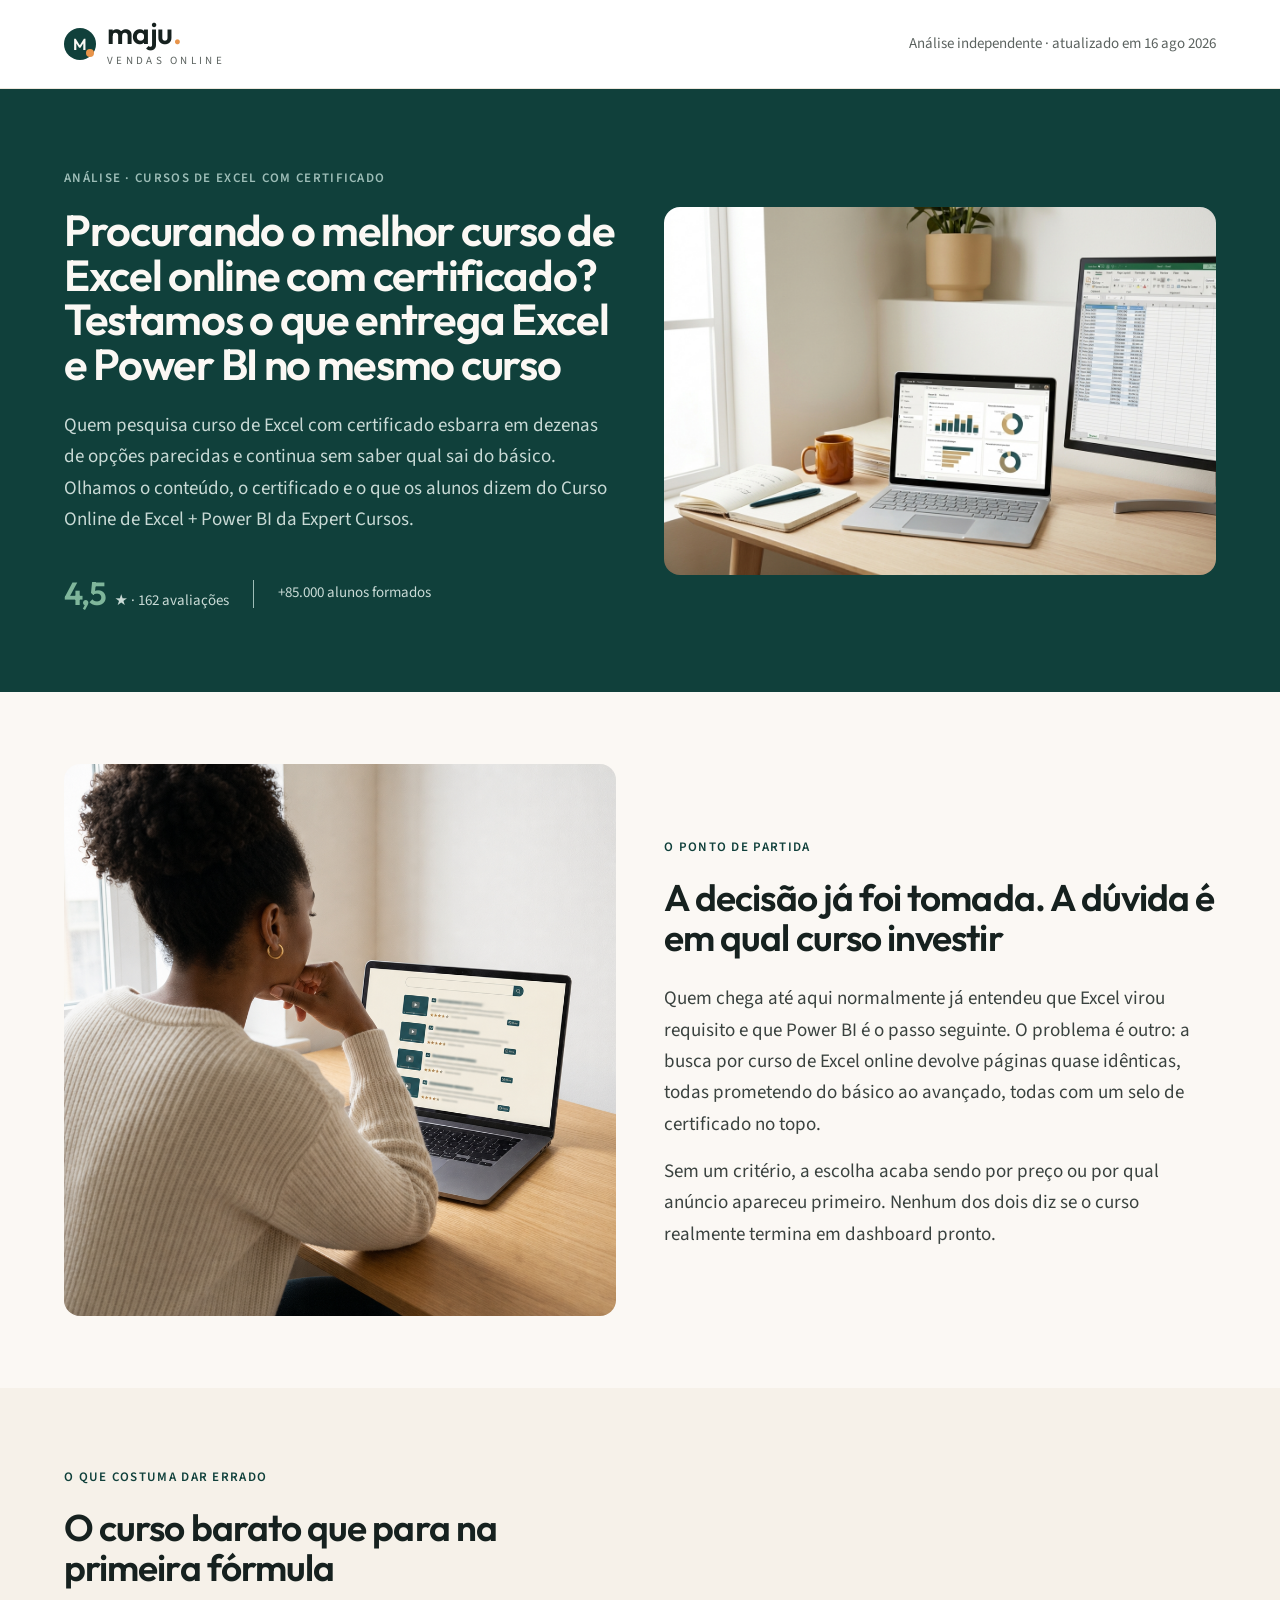
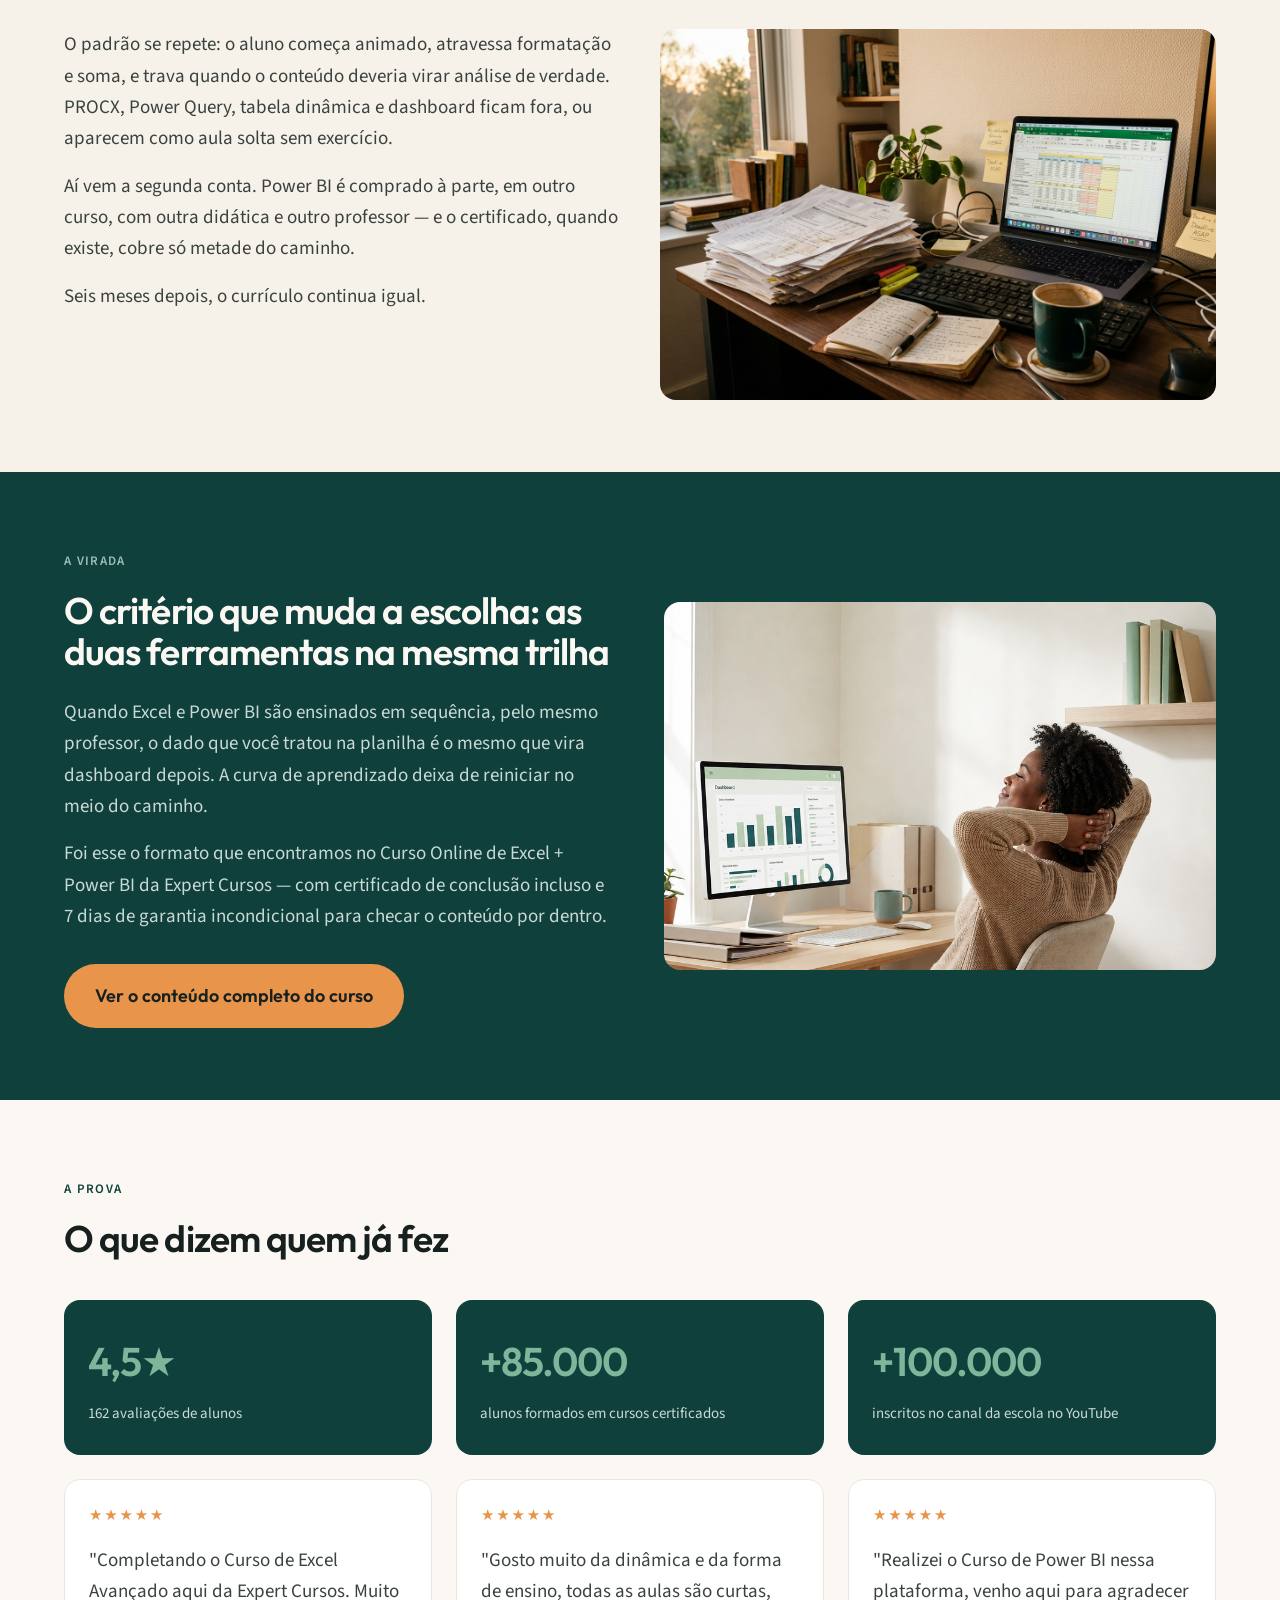
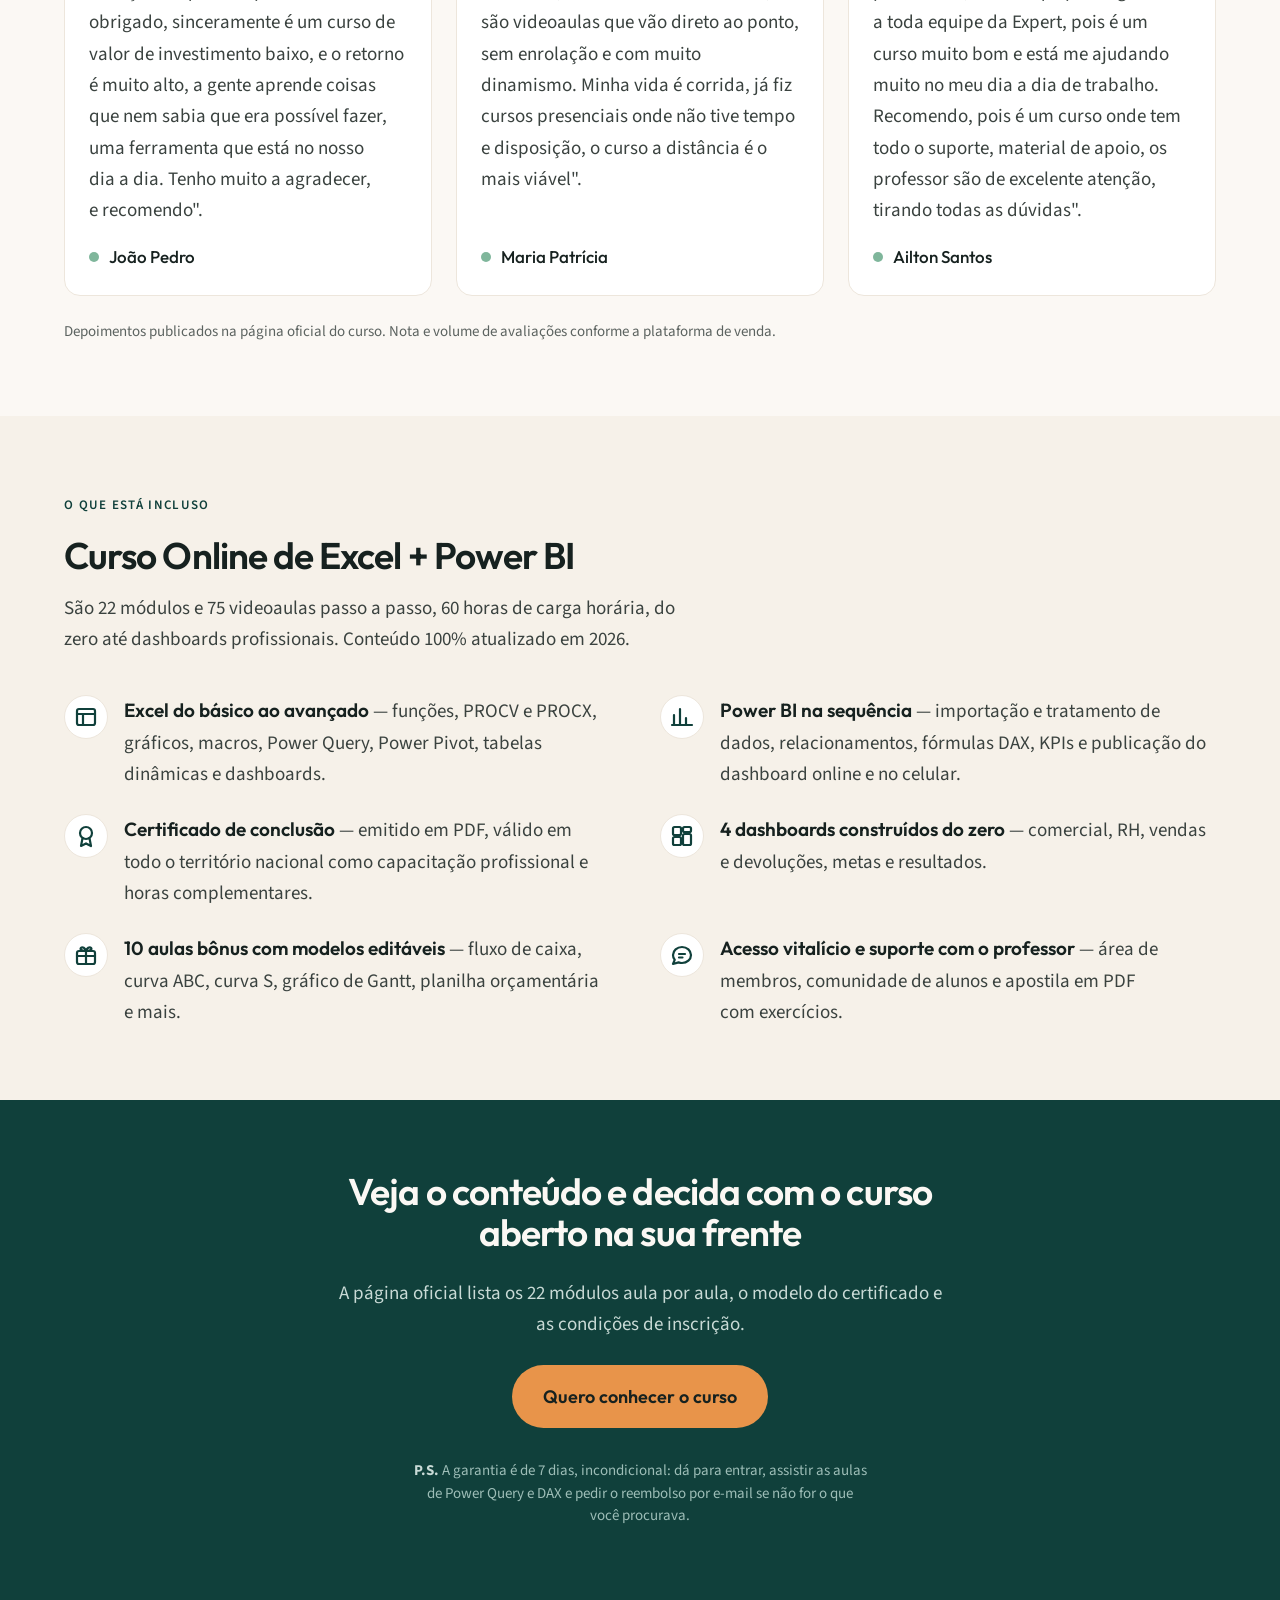
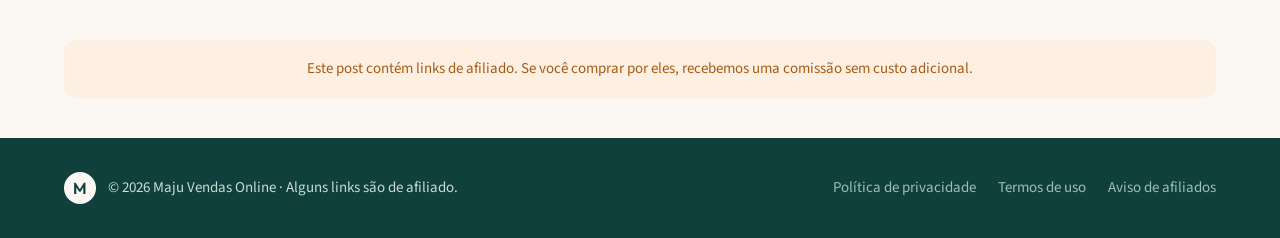
<file: index.html>
<!DOCTYPE html>
<html lang="pt-BR">
<head>
<meta charset="utf-8">
<!-- Google tag (gtag.js) -->
<script async src="https://www.googletagmanager.com/gtag/js?id=AW-18309272514"></script>
<script>
  window.dataLayer = window.dataLayer || [];
  function gtag(){dataLayer.push(arguments);}
  gtag('js', new Date());
  gtag('config', 'AW-18309272514');
</script>
<meta name="viewport" content="width=device-width, initial-scale=1">
<title>Curso de Excel + Power BI — Análise | Maju Vendas Online</title>
<meta name="description" content="Procurando o melhor curso de Excel online com certificado? Testamos o que entrega Excel e Power BI no mesmo curso — o Curso Online de Excel + Power BI da Expert Cursos.">
<link rel="stylesheet" href="css/site.css">
</head>
<body>

<div style="background: var(--bg); font-family: var(--font-body); color: var(--text-body);">

  <header style="background: var(--surface-card); border-bottom: 1px solid var(--border-color);">
    <div style="max-width: 1200px; margin: 0 auto; padding: 18px 24px; display: flex; align-items: center; justify-content: space-between; gap: 24px; flex-wrap: wrap;">
      <a href="index.html" class="logo">
        <span class="logo-mark logo-mark--brand"><span class="logo-glyph">M</span><span class="logo-dot"></span></span>
        <span class="logo-word">
          <span class="logo-wordmark">maju<span class="dot">.</span></span>
          <span class="logo-tagline">vendas online</span>
        </span>
      </a>
      <span style="font-family: var(--font-body); font-size: var(--size-small); color: var(--text-muted);">Análise independente · atualizado em 16 ago 2026</span>
    </div>
  </header>

  <section id="inicio" style="background: var(--surface-inverse);">
    <div style="max-width: 1200px; margin: 0 auto; padding: 72px 24px; display: grid; grid-template-columns: repeat(auto-fit, minmax(400px, 1fr)); gap: 48px; align-items: center;">
      <div>
        <span style="display: inline-block; font-family: var(--font-body); font-size: var(--size-eyebrow); font-weight: 600; letter-spacing: var(--tracking-eyebrow); text-transform: uppercase; color: var(--text-on-brand-subtle);">Análise · Cursos de Excel com certificado</span>
        <h1 style="margin: 16px 0 0; font-family: var(--font-display); font-weight: 600; font-size: clamp(2rem, 3.4vw, var(--size-display)); line-height: var(--leading-display); letter-spacing: var(--tracking-display); color: var(--text-on-brand); text-wrap: pretty;">Procurando o melhor curso de Excel online com certificado? Testamos o que entrega Excel e Power BI no mesmo curso</h1>
        <p style="margin: 24px 0 0; max-width: 68ch; font-size: var(--size-body); line-height: var(--leading-body); color: var(--text-on-brand-muted); text-wrap: pretty;">Quem pesquisa curso de Excel com certificado esbarra em dezenas de opções parecidas e continua sem saber qual sai do básico. Olhamos o conteúdo, o certificado e o que os alunos dizem do Curso Online de Excel + Power BI da Expert Cursos.</p>
        <div style="margin-top: 32px; display: flex; align-items: center; gap: 24px; flex-wrap: wrap;">
          <div style="display: flex; align-items: baseline; gap: 8px;">
            <span style="font-family: var(--font-display); font-weight: 600; font-size: 2rem; letter-spacing: -0.025em; color: var(--support);">4,5</span>
            <span style="font-size: var(--size-small); color: var(--text-on-brand-muted);">★ · 162 avaliações</span>
          </div>
          <span style="width: 1px; height: 28px; background: var(--text-on-brand-subtle);"></span>
          <span style="font-size: var(--size-small); color: var(--text-on-brand-muted);">+85.000 alunos formados</span>
        </div>
      </div>
      <img src="assets/hero-excel-powerbi.png" alt="Notebook com dashboard de Power BI ao lado de um monitor com planilha de Excel sobre mesa de madeira clara" style="width: 100%; aspect-ratio: 3 / 2; object-fit: cover; border-radius: 16px; display: block;">
    </div>
  </section>

  <section id="ponto-de-partida" style="background: var(--bg);">
    <div style="max-width: 1200px; margin: 0 auto; padding: 72px 24px; display: grid; grid-template-columns: repeat(auto-fit, minmax(400px, 1fr)); gap: 48px; align-items: center;">
      <img src="assets/duvida-escolha-v3.png" alt="Pessoa diante do notebook comparando uma lista de cursos online parecidos entre si" style="width: 100%; aspect-ratio: 1 / 1; object-fit: cover; border-radius: 16px; display: block;">
      <div>
        <span style="display: inline-block; font-family: var(--font-body); font-size: var(--size-eyebrow); font-weight: 600; letter-spacing: var(--tracking-eyebrow); text-transform: uppercase; color: var(--text-eyebrow);">O ponto de partida</span>
        <h2 style="margin: 16px 0 0; font-family: var(--font-display); font-weight: 600; font-size: clamp(1.75rem, 2.9vw, var(--size-h2)); line-height: var(--leading-h2); letter-spacing: var(--tracking-h2); color: var(--text-heading); text-wrap: pretty;">A decisão já foi tomada. A dúvida é em qual curso investir</h2>
        <p style="margin: 24px 0 0; max-width: 68ch; font-size: var(--size-body); line-height: var(--leading-body); text-wrap: pretty;">Quem chega até aqui normalmente já entendeu que Excel virou requisito e que Power BI é o passo seguinte. O problema é outro: a busca por curso de Excel online devolve páginas quase idênticas, todas prometendo do básico ao avançado, todas com um selo de certificado no topo.</p>
        <p style="margin: 16px 0 0; max-width: 68ch; font-size: var(--size-body); line-height: var(--leading-body); text-wrap: pretty;">Sem um critério, a escolha acaba sendo por preço ou por qual anúncio apareceu primeiro. Nenhum dos dois diz se o curso realmente termina em dashboard pronto.</p>
      </div>
    </div>
  </section>

  <section id="problema" style="background: var(--surface);">
    <div style="max-width: 1200px; margin: 0 auto; padding: 72px 24px;">
      <span style="display: inline-block; font-family: var(--font-body); font-size: var(--size-eyebrow); font-weight: 600; letter-spacing: var(--tracking-eyebrow); text-transform: uppercase; color: var(--text-eyebrow);">O que costuma dar errado</span>
      <h2 style="margin: 16px 0 0; max-width: 20ch; font-family: var(--font-display); font-weight: 600; font-size: clamp(1.75rem, 2.9vw, var(--size-h2)); line-height: var(--leading-h2); letter-spacing: var(--tracking-h2); color: var(--text-heading); text-wrap: pretty;">O curso barato que para na primeira fórmula</h2>
      <div style="margin-top: 40px; display: grid; grid-template-columns: repeat(auto-fit, minmax(400px, 1fr)); gap: 40px; align-items: start;">
        <div>
          <p style="margin: 0; max-width: 68ch; font-size: var(--size-body); line-height: var(--leading-body); text-wrap: pretty;">O padrão se repete: o aluno começa animado, atravessa formatação e soma, e trava quando o conteúdo deveria virar análise de verdade. PROCX, Power Query, tabela dinâmica e dashboard ficam fora, ou aparecem como aula solta sem exercício.</p>
          <p style="margin: 16px 0 0; max-width: 68ch; font-size: var(--size-body); line-height: var(--leading-body); text-wrap: pretty;">Aí vem a segunda conta. Power BI é comprado à parte, em outro curso, com outra didática e outro professor — e o certificado, quando existe, cobre só metade do caminho.</p>
          <p style="margin: 16px 0 0; max-width: 68ch; font-size: var(--size-body); line-height: var(--leading-body); text-wrap: pretty;">Seis meses depois, o currículo continua igual.</p>
        </div>
        <img src="assets/retrabalho-planilha.png" alt="Mesa com pilha de papéis impressos ao lado do teclado e planilha pela metade na tela" style="width: 100%; aspect-ratio: 3 / 2; object-fit: cover; border-radius: 16px; display: block;">
      </div>
    </div>
  </section>

  <section id="solucao" style="background: var(--surface-inverse); color: var(--text-on-brand);">
    <div style="max-width: 1200px; margin: 0 auto; padding: 72px 24px; display: grid; grid-template-columns: repeat(auto-fit, minmax(400px, 1fr)); gap: 48px; align-items: center;">
      <div>
        <span style="display: inline-block; font-family: var(--font-body); font-size: var(--size-eyebrow); font-weight: 600; letter-spacing: var(--tracking-eyebrow); text-transform: uppercase; color: var(--text-on-brand-subtle);">A virada</span>
        <h2 style="margin: 16px 0 0; font-family: var(--font-display); font-weight: 600; font-size: clamp(1.75rem, 2.9vw, var(--size-h2)); line-height: var(--leading-h2); letter-spacing: var(--tracking-h2); color: var(--text-on-brand); text-wrap: pretty;">O critério que muda a escolha: as duas ferramentas na mesma trilha</h2>
        <p style="margin: 24px 0 0; max-width: 68ch; font-size: var(--size-body); line-height: var(--leading-body); color: var(--text-on-brand-muted); text-wrap: pretty;">Quando Excel e Power BI são ensinados em sequência, pelo mesmo professor, o dado que você tratou na planilha é o mesmo que vira dashboard depois. A curva de aprendizado deixa de reiniciar no meio do caminho.</p>
        <p style="margin: 16px 0 0; max-width: 68ch; font-size: var(--size-body); line-height: var(--leading-body); color: var(--text-on-brand-muted); text-wrap: pretty;">Foi esse o formato que encontramos no Curso Online de Excel + Power BI da Expert Cursos — com certificado de conclusão incluso e 7 dias de garantia incondicional para checar o conteúdo por dentro.</p>
        <div style="margin-top: 32px;">
          <a class="btn btn-action btn-lg" href="https://experttcursos.com/excelpowerbi?ref=C106675575U" rel="sponsored noopener" target="_blank">Ver o conteúdo completo do curso</a>
        </div>
      </div>
      <img src="assets/dashboard-controle-v2.png" alt="Pessoa recostada na cadeira diante de um monitor com dashboard limpo em uma mesa organizada" style="width: 100%; aspect-ratio: 3 / 2; object-fit: cover; border-radius: 16px; display: block;">
    </div>
  </section>

  <section id="depoimentos" style="background: var(--bg);">
    <div style="max-width: 1200px; margin: 0 auto; padding: 72px 24px;">
      <span style="display: inline-block; font-family: var(--font-body); font-size: var(--size-eyebrow); font-weight: 600; letter-spacing: var(--tracking-eyebrow); text-transform: uppercase; color: var(--text-eyebrow);">A prova</span>
      <h2 style="margin: 16px 0 0; max-width: 22ch; font-family: var(--font-display); font-weight: 600; font-size: clamp(1.75rem, 2.9vw, var(--size-h2)); line-height: var(--leading-h2); letter-spacing: var(--tracking-h2); color: var(--text-heading); text-wrap: pretty;">O que dizem quem já fez</h2>

      <div style="margin-top: 40px; display: grid; grid-template-columns: repeat(auto-fit, minmax(240px, 1fr)); gap: 24px;">
        <div style="background: var(--surface-inverse); border-radius: 16px; padding: 28px 24px;">
          <div style="font-family: var(--font-display); font-weight: 600; font-size: 2.5rem; letter-spacing: -0.025em; color: var(--support);">4,5★</div>
          <div style="margin-top: 8px; font-size: var(--size-small); color: var(--text-on-brand-muted);">162 avaliações de alunos</div>
        </div>
        <div style="background: var(--surface-inverse); border-radius: 16px; padding: 28px 24px;">
          <div style="font-family: var(--font-display); font-weight: 600; font-size: 2.5rem; letter-spacing: -0.025em; color: var(--support);">+85.000</div>
          <div style="margin-top: 8px; font-size: var(--size-small); color: var(--text-on-brand-muted);">alunos formados em cursos certificados</div>
        </div>
        <div style="background: var(--surface-inverse); border-radius: 16px; padding: 28px 24px;">
          <div style="font-family: var(--font-display); font-weight: 600; font-size: 2.5rem; letter-spacing: -0.025em; color: var(--support);">+100.000</div>
          <div style="margin-top: 8px; font-size: var(--size-small); color: var(--text-on-brand-muted);">inscritos no canal da escola no YouTube</div>
        </div>
      </div>

      <div style="margin-top: 24px; display: grid; grid-template-columns: repeat(auto-fit, minmax(240px, 1fr)); gap: 24px;">
        <div style="background: var(--surface-card); border: 1px solid var(--border-color); border-radius: 16px; padding: 24px; display: flex; flex-direction: column; gap: 16px;">
          <span style="font-size: var(--size-small); letter-spacing: 0.12em; color: var(--action);">★★★★★</span>
          <p style="margin: 0; font-size: var(--size-body); line-height: var(--leading-body); color: var(--text-body);">"Completando o Curso de Excel Avançado aqui da Expert Cursos. Muito obrigado, sinceramente é um curso de valor de investimento baixo, e o retorno é muito alto, a gente aprende coisas que nem sabia que era possível fazer, uma ferramenta que está no nosso dia a dia. Tenho muito a agradecer, e recomendo".</p>
          <div style="display: flex; align-items: center; gap: 10px; margin-top: auto;">
            <span style="width: 10px; height: 10px; border-radius: 999px; background: var(--support);"></span>
            <span style="font-family: var(--font-display); font-weight: 500; font-size: var(--size-ui); color: var(--text-heading);">João Pedro</span>
          </div>
        </div>
        <div style="background: var(--surface-card); border: 1px solid var(--border-color); border-radius: 16px; padding: 24px; display: flex; flex-direction: column; gap: 16px;">
          <span style="font-size: var(--size-small); letter-spacing: 0.12em; color: var(--action);">★★★★★</span>
          <p style="margin: 0; font-size: var(--size-body); line-height: var(--leading-body); color: var(--text-body);">"Gosto muito da dinâmica e da forma de ensino, todas as aulas são curtas, são videoaulas que vão direto ao ponto, sem enrolação e com muito dinamismo. Minha vida é corrida, já fiz cursos presenciais onde não tive tempo e disposição, o curso a distância é o mais viável".</p>
          <div style="display: flex; align-items: center; gap: 10px; margin-top: auto;">
            <span style="width: 10px; height: 10px; border-radius: 999px; background: var(--support);"></span>
            <span style="font-family: var(--font-display); font-weight: 500; font-size: var(--size-ui); color: var(--text-heading);">Maria Patrícia</span>
          </div>
        </div>
        <div style="background: var(--surface-card); border: 1px solid var(--border-color); border-radius: 16px; padding: 24px; display: flex; flex-direction: column; gap: 16px;">
          <span style="font-size: var(--size-small); letter-spacing: 0.12em; color: var(--action);">★★★★★</span>
          <p style="margin: 0; font-size: var(--size-body); line-height: var(--leading-body); color: var(--text-body);">"Realizei o Curso de Power BI nessa plataforma, venho aqui para agradecer a toda equipe da Expert, pois é um curso muito bom e está me ajudando muito no meu dia a dia de trabalho. Recomendo, pois é um curso onde tem todo o suporte, material de apoio, os professor são de excelente atenção, tirando todas as dúvidas".</p>
          <div style="display: flex; align-items: center; gap: 10px; margin-top: auto;">
            <span style="width: 10px; height: 10px; border-radius: 999px; background: var(--support);"></span>
            <span style="font-family: var(--font-display); font-weight: 500; font-size: var(--size-ui); color: var(--text-heading);">Ailton Santos</span>
          </div>
        </div>
      </div>

      <p style="margin: 24px 0 0; font-size: var(--size-small); color: var(--text-muted);">Depoimentos publicados na página oficial do curso. Nota e volume de avaliações conforme a plataforma de venda.</p>
    </div>
  </section>

  <section id="curso" style="background: var(--surface);">
    <div style="max-width: 1200px; margin: 0 auto; padding: 72px 24px;">
      <span style="display: inline-block; font-family: var(--font-body); font-size: var(--size-eyebrow); font-weight: 600; letter-spacing: var(--tracking-eyebrow); text-transform: uppercase; color: var(--text-eyebrow);">O que está incluso</span>
      <h2 style="margin: 16px 0 0; max-width: 24ch; font-family: var(--font-display); font-weight: 600; font-size: clamp(1.75rem, 2.9vw, var(--size-h2)); line-height: var(--leading-h2); letter-spacing: var(--tracking-h2); color: var(--text-heading); text-wrap: pretty;">Curso Online de Excel + Power BI</h2>
      <p style="margin: 16px 0 0; max-width: 68ch; font-size: var(--size-body); line-height: var(--leading-body); text-wrap: pretty;">São 22 módulos e 75 videoaulas passo a passo, 60 horas de carga horária, do zero até dashboards profissionais. Conteúdo 100% atualizado em 2026.</p>

      <div style="margin-top: 40px; display: grid; grid-template-columns: repeat(auto-fit, minmax(400px, 1fr)); gap: 24px 40px;">
        <div style="display: flex; gap: 16px; align-items: flex-start;">
          <span style="flex: none; display: inline-flex; align-items: center; justify-content: center; width: 44px; height: 44px; border-radius: 999px; background: var(--surface-card); border: 1px solid var(--border-color);"><svg width="24" height="24" viewBox="0 0 24 24" fill="none" stroke="var(--brand)" stroke-width="2.2" stroke-linecap="round" stroke-linejoin="round" aria-hidden="true"><rect x="3" y="4" width="18" height="16" rx="2"></rect><path d="M3 9h18M9 9v11"></path></svg></span>
          <p style="margin: 0; font-size: var(--size-body); line-height: var(--leading-body);"><strong style="font-family: var(--font-display); font-weight: 600; color: var(--text-heading);">Excel do básico ao avançado</strong> — funções, PROCV e PROCX, gráficos, macros, Power Query, Power Pivot, tabelas dinâmicas e dashboards.</p>
        </div>
        <div style="display: flex; gap: 16px; align-items: flex-start;">
          <span style="flex: none; display: inline-flex; align-items: center; justify-content: center; width: 44px; height: 44px; border-radius: 999px; background: var(--surface-card); border: 1px solid var(--border-color);"><svg width="24" height="24" viewBox="0 0 24 24" fill="none" stroke="var(--brand)" stroke-width="2.2" stroke-linecap="round" stroke-linejoin="round" aria-hidden="true"><path d="M4 20V10M10 20V4M16 20v-7M22 20H2"></path></svg></span>
          <p style="margin: 0; font-size: var(--size-body); line-height: var(--leading-body);"><strong style="font-family: var(--font-display); font-weight: 600; color: var(--text-heading);">Power BI na sequência</strong> — importação e tratamento de dados, relacionamentos, fórmulas DAX, KPIs e publicação do dashboard online e no celular.</p>
        </div>
        <div style="display: flex; gap: 16px; align-items: flex-start;">
          <span style="flex: none; display: inline-flex; align-items: center; justify-content: center; width: 44px; height: 44px; border-radius: 999px; background: var(--surface-card); border: 1px solid var(--border-color);"><svg width="24" height="24" viewBox="0 0 24 24" fill="none" stroke="var(--brand)" stroke-width="2.2" stroke-linecap="round" stroke-linejoin="round" aria-hidden="true"><circle cx="12" cy="9" r="6"></circle><path d="M8.5 14.2 7 22l5-2.6L17 22l-1.5-7.8"></path></svg></span>
          <p style="margin: 0; font-size: var(--size-body); line-height: var(--leading-body);"><strong style="font-family: var(--font-display); font-weight: 600; color: var(--text-heading);">Certificado de conclusão</strong> — emitido em PDF, válido em todo o território nacional como capacitação profissional e horas complementares.</p>
        </div>
        <div style="display: flex; gap: 16px; align-items: flex-start;">
          <span style="flex: none; display: inline-flex; align-items: center; justify-content: center; width: 44px; height: 44px; border-radius: 999px; background: var(--surface-card); border: 1px solid var(--border-color);"><svg width="24" height="24" viewBox="0 0 24 24" fill="none" stroke="var(--brand)" stroke-width="2.2" stroke-linecap="round" stroke-linejoin="round" aria-hidden="true"><rect x="3" y="3" width="8" height="8" rx="1.5"></rect><rect x="13" y="3" width="8" height="5" rx="1.5"></rect><rect x="13" y="10" width="8" height="11" rx="1.5"></rect><rect x="3" y="13" width="8" height="8" rx="1.5"></rect></svg></span>
          <p style="margin: 0; font-size: var(--size-body); line-height: var(--leading-body);"><strong style="font-family: var(--font-display); font-weight: 600; color: var(--text-heading);">4 dashboards construídos do zero</strong> — comercial, RH, vendas e devoluções, metas e resultados.</p>
        </div>
        <div style="display: flex; gap: 16px; align-items: flex-start;">
          <span style="flex: none; display: inline-flex; align-items: center; justify-content: center; width: 44px; height: 44px; border-radius: 999px; background: var(--surface-card); border: 1px solid var(--border-color);"><svg width="24" height="24" viewBox="0 0 24 24" fill="none" stroke="var(--brand)" stroke-width="2.2" stroke-linecap="round" stroke-linejoin="round" aria-hidden="true"><rect x="3" y="8" width="18" height="13" rx="2"></rect><path d="M12 8v13M3 13h18"></path><path d="M12 8c-1-3-3.5-4.5-5-3.2C5.6 6 7.4 8 12 8Zm0 0c1-3 3.5-4.5 5-3.2C18.4 6 16.6 8 12 8Z"></path></svg></span>
          <p style="margin: 0; font-size: var(--size-body); line-height: var(--leading-body);"><strong style="font-family: var(--font-display); font-weight: 600; color: var(--text-heading);">10 aulas bônus com modelos editáveis</strong> — fluxo de caixa, curva ABC, curva S, gráfico de Gantt, planilha orçamentária e mais.</p>
        </div>
        <div style="display: flex; gap: 16px; align-items: flex-start;">
          <span style="flex: none; display: inline-flex; align-items: center; justify-content: center; width: 44px; height: 44px; border-radius: 999px; background: var(--surface-card); border: 1px solid var(--border-color);"><svg width="24" height="24" viewBox="0 0 24 24" fill="none" stroke="var(--brand)" stroke-width="2.2" stroke-linecap="round" stroke-linejoin="round" aria-hidden="true"><path d="M21 12c0 4.4-4 8-9 8a10 10 0 0 1-3.4-.6L3 21l1.7-4.2A7.4 7.4 0 0 1 3 12c0-4.4 4-8 9-8s9 3.6 9 8Z"></path><path d="M9 11h6M9 14.5h3.5"></path></svg></span>
          <p style="margin: 0; font-size: var(--size-body); line-height: var(--leading-body);"><strong style="font-family: var(--font-display); font-weight: 600; color: var(--text-heading);">Acesso vitalício e suporte com o professor</strong> — área de membros, comunidade de alunos e apostila em PDF com exercícios.</p>
        </div>
      </div>
    </div>
  </section>

  <section id="oferta" style="background: var(--surface-inverse); color: var(--text-on-brand);">
    <div style="max-width: 1200px; margin: 0 auto; padding: 72px 24px; display: flex; flex-direction: column; align-items: center; text-align: center; gap: 24px;">
      <h2 style="margin: 0; max-width: 24ch; font-family: var(--font-display); font-weight: 600; font-size: clamp(1.75rem, 2.9vw, var(--size-h2)); line-height: var(--leading-h2); letter-spacing: var(--tracking-h2); color: var(--text-on-brand); text-wrap: pretty;">Veja o conteúdo e decida com o curso aberto na sua frente</h2>
      <p style="margin: 0; max-width: 68ch; font-size: var(--size-body); line-height: var(--leading-body); color: var(--text-on-brand-muted); text-wrap: pretty;">A página oficial lista os 22 módulos aula por aula, o modelo do certificado e as condições de inscrição.</p>
      <a class="btn btn-action btn-lg" href="https://experttcursos.com/excelpowerbi?ref=C106675575U" rel="sponsored noopener" target="_blank">Quero conhecer o curso</a>
      <p style="margin: 8px 0 0; max-width: 68ch; font-size: var(--size-small); line-height: var(--leading-small); color: var(--text-on-brand-subtle);"><strong style="color: var(--text-on-brand-muted);">P.S.</strong> A garantia é de 7 dias, incondicional: dá para entrar, assistir as aulas de Power Query e DAX e pedir o reembolso por e-mail se não for o que você procurava.</p>
    </div>
  </section>

  <section style="background: var(--bg);">
    <div style="max-width: 1200px; margin: 0 auto; padding: 40px 24px 0; text-align: center;">
      <div class="affiliate-disclosure">Este post contém links de afiliado. Se você comprar por eles, recebemos uma comissão sem custo adicional.</div>
    </div>
  </section>

  <footer id="rodape" style="margin-top: 40px; background: var(--surface-inverse);">
    <div style="max-width: 1200px; margin: 0 auto; padding: 34px 24px; display: flex; align-items: center; justify-content: space-between; gap: 30px; flex-wrap: wrap;">
      <div style="display: flex; align-items: center; gap: 12px;">
        <span class="logo-mark logo-mark--negative" style="width:32px;height:32px;"><span class="logo-glyph">M</span></span>
        <span style="font-family: var(--font-body); font-size: var(--size-small); color: var(--text-on-brand-muted);">© 2026 Maju Vendas Online · Alguns links são de afiliado.</span>
      </div>
      <div style="display: flex; gap: 22px; font-family: var(--font-body); font-size: var(--size-small);">
        <a href="politica-de-privacidade.html" style="color: var(--text-on-brand-subtle); text-decoration: none;">Política de privacidade</a>
        <a href="termos-de-uso.html" style="color: var(--text-on-brand-subtle); text-decoration: none;">Termos de uso</a>
        <a href="aviso-de-afiliados.html" style="color: var(--text-on-brand-subtle); text-decoration: none;">Aviso de afiliados</a>
      </div>
    </div>
  </footer>

</div>

</body>
</html>
</file>
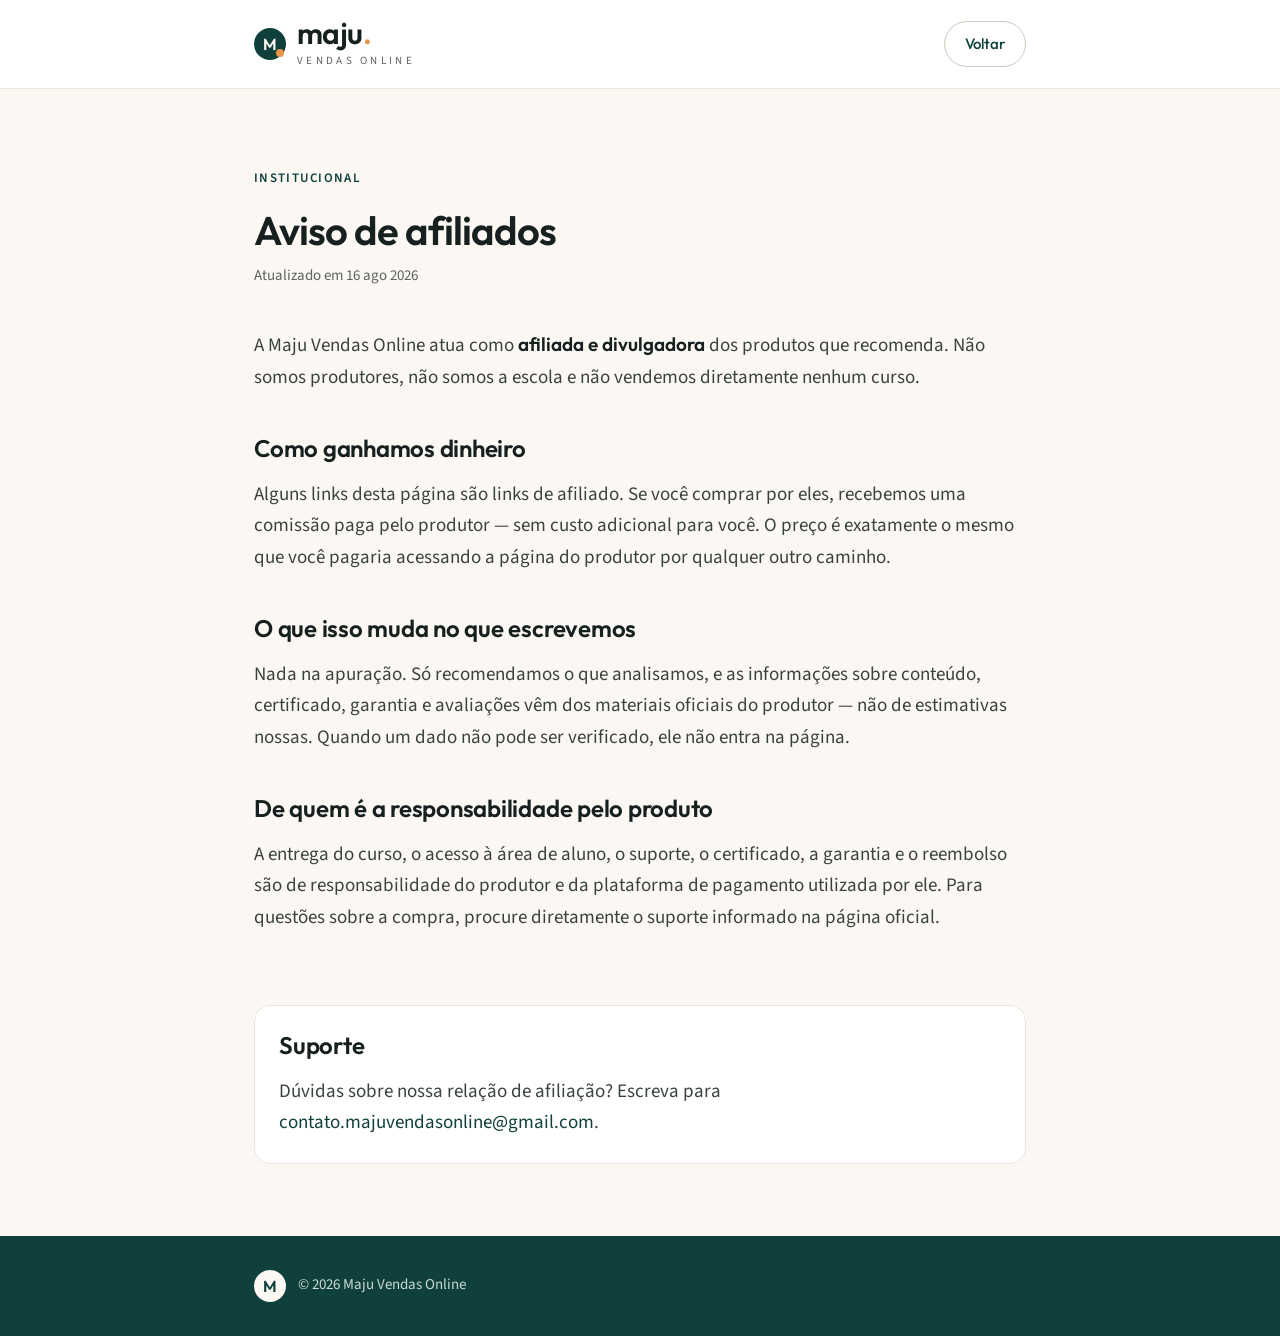
<file: aviso-de-afiliados.html>
<!DOCTYPE html>
<html lang="pt-BR">
<head>
<meta charset="utf-8">
<!-- Google tag (gtag.js) -->
<script async src="https://www.googletagmanager.com/gtag/js?id=AW-18309272514"></script>
<script>
  window.dataLayer = window.dataLayer || [];
  function gtag(){dataLayer.push(arguments);}
  gtag('js', new Date());
  gtag('config', 'AW-18309272514');
</script>
<meta name="viewport" content="width=device-width, initial-scale=1">
<title>Aviso de afiliados | Maju Vendas Online</title>
<link rel="stylesheet" href="css/site.css">
</head>
<body>

<div style="background: var(--bg); font-family: var(--font-body); color: var(--text-body); min-height: 100vh;">

  <header style="background: var(--surface-card); border-bottom: 1px solid var(--border-color);">
    <div style="max-width: 820px; margin: 0 auto; padding: 18px 24px; display: flex; align-items: center; justify-content: space-between; gap: 24px; flex-wrap: wrap;">
      <a href="index.html" class="logo">
        <span class="logo-mark logo-mark--brand"><span class="logo-glyph">M</span><span class="logo-dot"></span></span>
        <span class="logo-word">
          <span class="logo-wordmark">maju<span class="dot">.</span></span>
          <span class="logo-tagline">vendas online</span>
        </span>
      </a>
      <a href="index.html" class="back-link">Voltar</a>
    </div>
  </header>

  <main style="max-width: 820px; margin: 0 auto; padding: 72px 24px;">
    <span style="display: inline-block; font-family: var(--font-body); font-size: var(--size-eyebrow); font-weight: 600; letter-spacing: var(--tracking-eyebrow); text-transform: uppercase; color: var(--text-eyebrow);">Institucional</span>
    <h1 style="margin: 16px 0 0; font-family: var(--font-display); font-weight: 600; font-size: clamp(1.75rem, 5vw, var(--size-h2)); line-height: var(--leading-h2); letter-spacing: var(--tracking-h2); color: var(--text-heading);">Aviso de afiliados</h1>
    <p style="margin: 12px 0 0; font-size: var(--size-small); color: var(--text-muted);">Atualizado em 16 ago 2026</p>

    <p style="margin: 40px 0 0; font-size: var(--size-body); line-height: var(--leading-body); text-wrap: pretty;">A Maju Vendas Online atua como <strong style="font-family: var(--font-display); font-weight: 600; color: var(--text-heading);">afiliada e divulgadora</strong> dos produtos que recomenda. Não somos produtores, não somos a escola e não vendemos diretamente nenhum curso.</p>

    <h2 style="margin: 40px 0 0; font-family: var(--font-display); font-weight: 600; font-size: var(--size-h3); line-height: var(--leading-h3); letter-spacing: var(--tracking-h3); color: var(--text-heading);">Como ganhamos dinheiro</h2>
    <p style="margin: 16px 0 0; font-size: var(--size-body); line-height: var(--leading-body); text-wrap: pretty;">Alguns links desta página são links de afiliado. Se você comprar por eles, recebemos uma comissão paga pelo produtor — sem custo adicional para você. O preço é exatamente o mesmo que você pagaria acessando a página do produtor por qualquer outro caminho.</p>

    <h2 style="margin: 40px 0 0; font-family: var(--font-display); font-weight: 600; font-size: var(--size-h3); line-height: var(--leading-h3); letter-spacing: var(--tracking-h3); color: var(--text-heading);">O que isso muda no que escrevemos</h2>
    <p style="margin: 16px 0 0; font-size: var(--size-body); line-height: var(--leading-body); text-wrap: pretty;">Nada na apuração. Só recomendamos o que analisamos, e as informações sobre conteúdo, certificado, garantia e avaliações vêm dos materiais oficiais do produtor — não de estimativas nossas. Quando um dado não pode ser verificado, ele não entra na página.</p>

    <h2 style="margin: 40px 0 0; font-family: var(--font-display); font-weight: 600; font-size: var(--size-h3); line-height: var(--leading-h3); letter-spacing: var(--tracking-h3); color: var(--text-heading);">De quem é a responsabilidade pelo produto</h2>
    <p style="margin: 16px 0 0; font-size: var(--size-body); line-height: var(--leading-body); text-wrap: pretty;">A entrega do curso, o acesso à área de aluno, o suporte, o certificado, a garantia e o reembolso são de responsabilidade do produtor e da plataforma de pagamento utilizada por ele. Para questões sobre a compra, procure diretamente o suporte informado na página oficial.</p>

    <div style="margin-top: 72px; background: var(--surface-card); border: 1px solid var(--border-color); border-radius: 16px; padding: 24px;">
      <h2 style="margin: 0; font-family: var(--font-display); font-weight: 600; font-size: var(--size-h3); line-height: var(--leading-h3); letter-spacing: var(--tracking-h3); color: var(--text-heading);">Suporte</h2>
      <p style="margin: 16px 0 0; font-size: var(--size-body); line-height: var(--leading-body);">Dúvidas sobre nossa relação de afiliação? Escreva para <a href="mailto:contato.majuvendasonline@gmail.com">contato.majuvendasonline@gmail.com</a>.</p>
    </div>
  </main>

  <footer style="background: var(--surface-inverse);">
    <div style="max-width: 820px; margin: 0 auto; padding: 34px 24px; display: flex; align-items: center; gap: 12px;">
      <span class="logo-mark logo-mark--negative" style="width:32px;height:32px;"><span class="logo-glyph">M</span></span>
      <span style="font-family: var(--font-body); font-size: var(--size-small); color: var(--text-on-brand-muted);">© 2026 Maju Vendas Online</span>
    </div>
  </footer>

</div>

</body>
</html>
</file>
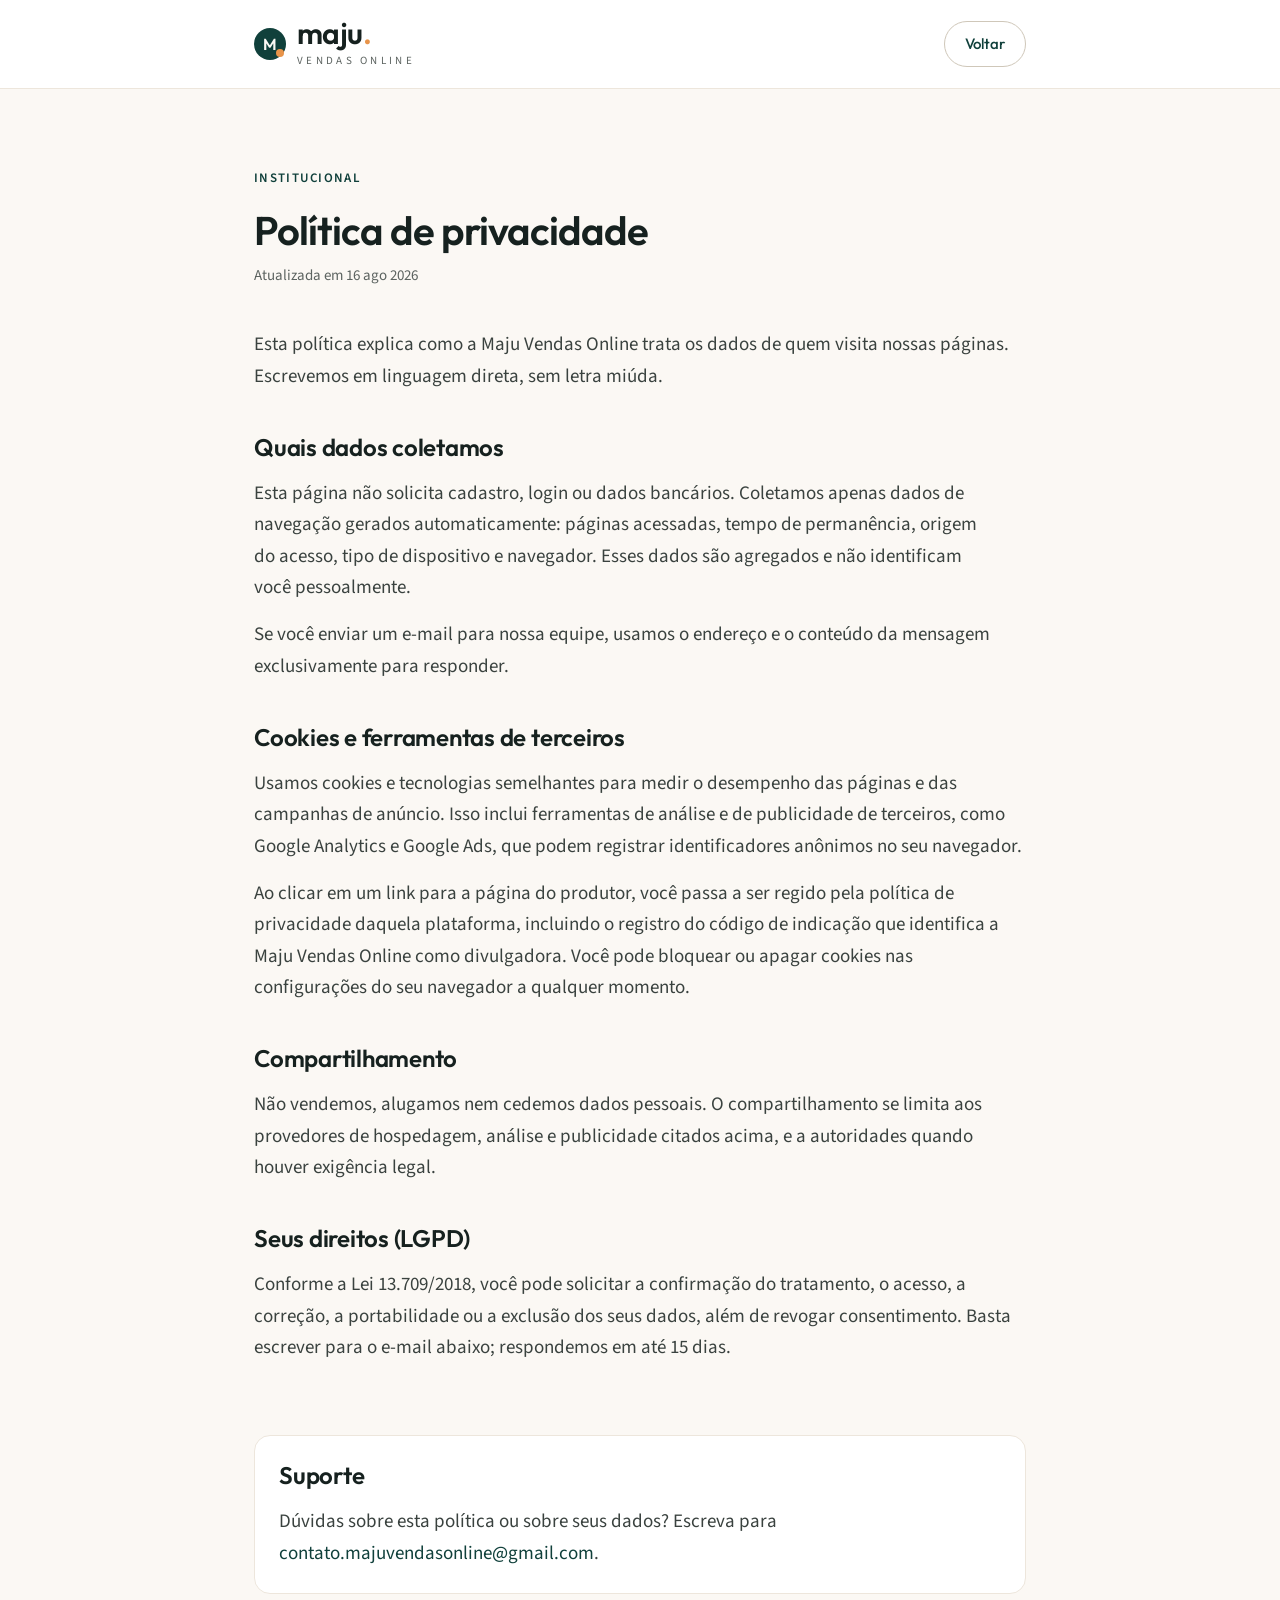
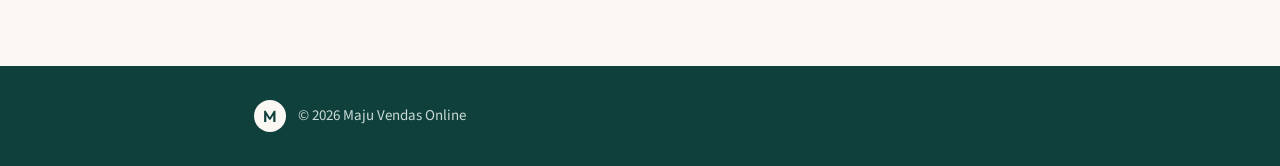
<file: politica-de-privacidade.html>
<!DOCTYPE html>
<html lang="pt-BR">
<head>
<meta charset="utf-8">
<!-- Google tag (gtag.js) -->
<script async src="https://www.googletagmanager.com/gtag/js?id=AW-18309272514"></script>
<script>
  window.dataLayer = window.dataLayer || [];
  function gtag(){dataLayer.push(arguments);}
  gtag('js', new Date());
  gtag('config', 'AW-18309272514');
</script>
<meta name="viewport" content="width=device-width, initial-scale=1">
<title>Política de privacidade | Maju Vendas Online</title>
<link rel="stylesheet" href="css/site.css">
</head>
<body>

<div style="background: var(--bg); font-family: var(--font-body); color: var(--text-body); min-height: 100vh;">

  <header style="background: var(--surface-card); border-bottom: 1px solid var(--border-color);">
    <div style="max-width: 820px; margin: 0 auto; padding: 18px 24px; display: flex; align-items: center; justify-content: space-between; gap: 24px; flex-wrap: wrap;">
      <a href="index.html" class="logo">
        <span class="logo-mark logo-mark--brand"><span class="logo-glyph">M</span><span class="logo-dot"></span></span>
        <span class="logo-word">
          <span class="logo-wordmark">maju<span class="dot">.</span></span>
          <span class="logo-tagline">vendas online</span>
        </span>
      </a>
      <a href="index.html" class="back-link">Voltar</a>
    </div>
  </header>

  <main style="max-width: 820px; margin: 0 auto; padding: 72px 24px;">
    <span style="display: inline-block; font-family: var(--font-body); font-size: var(--size-eyebrow); font-weight: 600; letter-spacing: var(--tracking-eyebrow); text-transform: uppercase; color: var(--text-eyebrow);">Institucional</span>
    <h1 style="margin: 16px 0 0; font-family: var(--font-display); font-weight: 600; font-size: clamp(1.75rem, 5vw, var(--size-h2)); line-height: var(--leading-h2); letter-spacing: var(--tracking-h2); color: var(--text-heading);">Política de privacidade</h1>
    <p style="margin: 12px 0 0; font-size: var(--size-small); color: var(--text-muted);">Atualizada em 16 ago 2026</p>

    <p style="margin: 40px 0 0; font-size: var(--size-body); line-height: var(--leading-body); text-wrap: pretty;">Esta política explica como a Maju Vendas Online trata os dados de quem visita nossas páginas. Escrevemos em linguagem direta, sem letra miúda.</p>

    <h2 style="margin: 40px 0 0; font-family: var(--font-display); font-weight: 600; font-size: var(--size-h3); line-height: var(--leading-h3); letter-spacing: var(--tracking-h3); color: var(--text-heading);">Quais dados coletamos</h2>
    <p style="margin: 16px 0 0; font-size: var(--size-body); line-height: var(--leading-body); text-wrap: pretty;">Esta página não solicita cadastro, login ou dados bancários. Coletamos apenas dados de navegação gerados automaticamente: páginas acessadas, tempo de permanência, origem do acesso, tipo de dispositivo e navegador. Esses dados são agregados e não identificam você pessoalmente.</p>
    <p style="margin: 16px 0 0; font-size: var(--size-body); line-height: var(--leading-body); text-wrap: pretty;">Se você enviar um e-mail para nossa equipe, usamos o endereço e o conteúdo da mensagem exclusivamente para responder.</p>

    <h2 style="margin: 40px 0 0; font-family: var(--font-display); font-weight: 600; font-size: var(--size-h3); line-height: var(--leading-h3); letter-spacing: var(--tracking-h3); color: var(--text-heading);">Cookies e ferramentas de terceiros</h2>
    <p style="margin: 16px 0 0; font-size: var(--size-body); line-height: var(--leading-body); text-wrap: pretty;">Usamos cookies e tecnologias semelhantes para medir o desempenho das páginas e das campanhas de anúncio. Isso inclui ferramentas de análise e de publicidade de terceiros, como Google Analytics e Google Ads, que podem registrar identificadores anônimos no seu navegador.</p>
    <p style="margin: 16px 0 0; font-size: var(--size-body); line-height: var(--leading-body); text-wrap: pretty;">Ao clicar em um link para a página do produtor, você passa a ser regido pela política de privacidade daquela plataforma, incluindo o registro do código de indicação que identifica a Maju Vendas Online como divulgadora. Você pode bloquear ou apagar cookies nas configurações do seu navegador a qualquer momento.</p>

    <h2 style="margin: 40px 0 0; font-family: var(--font-display); font-weight: 600; font-size: var(--size-h3); line-height: var(--leading-h3); letter-spacing: var(--tracking-h3); color: var(--text-heading);">Compartilhamento</h2>
    <p style="margin: 16px 0 0; font-size: var(--size-body); line-height: var(--leading-body); text-wrap: pretty;">Não vendemos, alugamos nem cedemos dados pessoais. O compartilhamento se limita aos provedores de hospedagem, análise e publicidade citados acima, e a autoridades quando houver exigência legal.</p>

    <h2 style="margin: 40px 0 0; font-family: var(--font-display); font-weight: 600; font-size: var(--size-h3); line-height: var(--leading-h3); letter-spacing: var(--tracking-h3); color: var(--text-heading);">Seus direitos (LGPD)</h2>
    <p style="margin: 16px 0 0; font-size: var(--size-body); line-height: var(--leading-body); text-wrap: pretty;">Conforme a Lei 13.709/2018, você pode solicitar a confirmação do tratamento, o acesso, a correção, a portabilidade ou a exclusão dos seus dados, além de revogar consentimento. Basta escrever para o e-mail abaixo; respondemos em até 15 dias.</p>

    <div style="margin-top: 72px; background: var(--surface-card); border: 1px solid var(--border-color); border-radius: 16px; padding: 24px;">
      <h2 style="margin: 0; font-family: var(--font-display); font-weight: 600; font-size: var(--size-h3); line-height: var(--leading-h3); letter-spacing: var(--tracking-h3); color: var(--text-heading);">Suporte</h2>
      <p style="margin: 16px 0 0; font-size: var(--size-body); line-height: var(--leading-body);">Dúvidas sobre esta política ou sobre seus dados? Escreva para <a href="mailto:contato.majuvendasonline@gmail.com">contato.majuvendasonline@gmail.com</a>.</p>
    </div>
  </main>

  <footer style="background: var(--surface-inverse);">
    <div style="max-width: 820px; margin: 0 auto; padding: 34px 24px; display: flex; align-items: center; gap: 12px;">
      <span class="logo-mark logo-mark--negative" style="width:32px;height:32px;"><span class="logo-glyph">M</span></span>
      <span style="font-family: var(--font-body); font-size: var(--size-small); color: var(--text-on-brand-muted);">© 2026 Maju Vendas Online</span>
    </div>
  </footer>

</div>

</body>
</html>
</file>
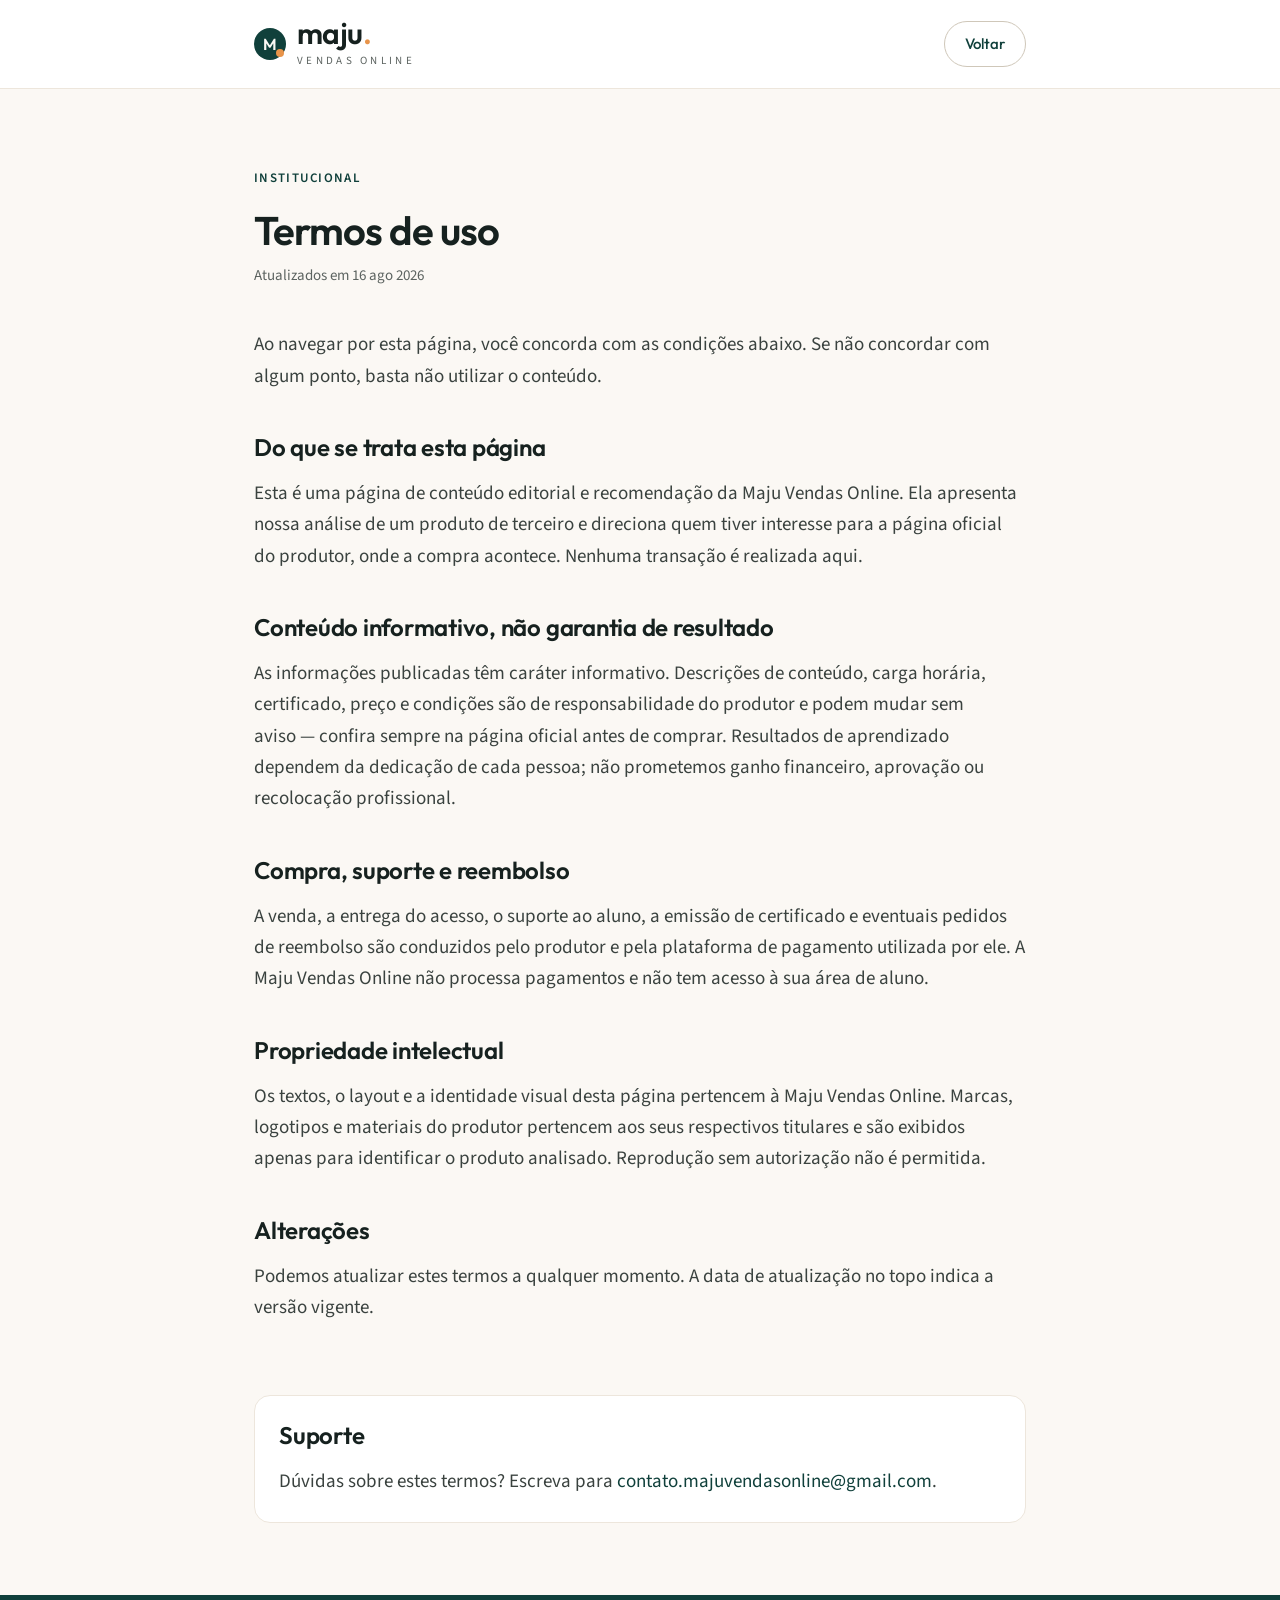
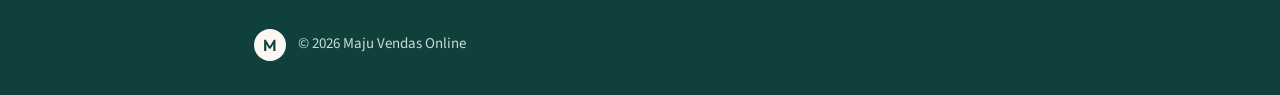
<file: termos-de-uso.html>
<!DOCTYPE html>
<html lang="pt-BR">
<head>
<meta charset="utf-8">
<!-- Google tag (gtag.js) -->
<script async src="https://www.googletagmanager.com/gtag/js?id=AW-18309272514"></script>
<script>
  window.dataLayer = window.dataLayer || [];
  function gtag(){dataLayer.push(arguments);}
  gtag('js', new Date());
  gtag('config', 'AW-18309272514');
</script>
<meta name="viewport" content="width=device-width, initial-scale=1">
<title>Termos de uso | Maju Vendas Online</title>
<link rel="stylesheet" href="css/site.css">
</head>
<body>

<div style="background: var(--bg); font-family: var(--font-body); color: var(--text-body); min-height: 100vh;">

  <header style="background: var(--surface-card); border-bottom: 1px solid var(--border-color);">
    <div style="max-width: 820px; margin: 0 auto; padding: 18px 24px; display: flex; align-items: center; justify-content: space-between; gap: 24px; flex-wrap: wrap;">
      <a href="index.html" class="logo">
        <span class="logo-mark logo-mark--brand"><span class="logo-glyph">M</span><span class="logo-dot"></span></span>
        <span class="logo-word">
          <span class="logo-wordmark">maju<span class="dot">.</span></span>
          <span class="logo-tagline">vendas online</span>
        </span>
      </a>
      <a href="index.html" class="back-link">Voltar</a>
    </div>
  </header>

  <main style="max-width: 820px; margin: 0 auto; padding: 72px 24px;">
    <span style="display: inline-block; font-family: var(--font-body); font-size: var(--size-eyebrow); font-weight: 600; letter-spacing: var(--tracking-eyebrow); text-transform: uppercase; color: var(--text-eyebrow);">Institucional</span>
    <h1 style="margin: 16px 0 0; font-family: var(--font-display); font-weight: 600; font-size: clamp(1.75rem, 5vw, var(--size-h2)); line-height: var(--leading-h2); letter-spacing: var(--tracking-h2); color: var(--text-heading);">Termos de uso</h1>
    <p style="margin: 12px 0 0; font-size: var(--size-small); color: var(--text-muted);">Atualizados em 16 ago 2026</p>

    <p style="margin: 40px 0 0; font-size: var(--size-body); line-height: var(--leading-body); text-wrap: pretty;">Ao navegar por esta página, você concorda com as condições abaixo. Se não concordar com algum ponto, basta não utilizar o conteúdo.</p>

    <h2 style="margin: 40px 0 0; font-family: var(--font-display); font-weight: 600; font-size: var(--size-h3); line-height: var(--leading-h3); letter-spacing: var(--tracking-h3); color: var(--text-heading);">Do que se trata esta página</h2>
    <p style="margin: 16px 0 0; font-size: var(--size-body); line-height: var(--leading-body); text-wrap: pretty;">Esta é uma página de conteúdo editorial e recomendação da Maju Vendas Online. Ela apresenta nossa análise de um produto de terceiro e direciona quem tiver interesse para a página oficial do produtor, onde a compra acontece. Nenhuma transação é realizada aqui.</p>

    <h2 style="margin: 40px 0 0; font-family: var(--font-display); font-weight: 600; font-size: var(--size-h3); line-height: var(--leading-h3); letter-spacing: var(--tracking-h3); color: var(--text-heading);">Conteúdo informativo, não garantia de resultado</h2>
    <p style="margin: 16px 0 0; font-size: var(--size-body); line-height: var(--leading-body); text-wrap: pretty;">As informações publicadas têm caráter informativo. Descrições de conteúdo, carga horária, certificado, preço e condições são de responsabilidade do produtor e podem mudar sem aviso — confira sempre na página oficial antes de comprar. Resultados de aprendizado dependem da dedicação de cada pessoa; não prometemos ganho financeiro, aprovação ou recolocação profissional.</p>

    <h2 style="margin: 40px 0 0; font-family: var(--font-display); font-weight: 600; font-size: var(--size-h3); line-height: var(--leading-h3); letter-spacing: var(--tracking-h3); color: var(--text-heading);">Compra, suporte e reembolso</h2>
    <p style="margin: 16px 0 0; font-size: var(--size-body); line-height: var(--leading-body); text-wrap: pretty;">A venda, a entrega do acesso, o suporte ao aluno, a emissão de certificado e eventuais pedidos de reembolso são conduzidos pelo produtor e pela plataforma de pagamento utilizada por ele. A Maju Vendas Online não processa pagamentos e não tem acesso à sua área de aluno.</p>

    <h2 style="margin: 40px 0 0; font-family: var(--font-display); font-weight: 600; font-size: var(--size-h3); line-height: var(--leading-h3); letter-spacing: var(--tracking-h3); color: var(--text-heading);">Propriedade intelectual</h2>
    <p style="margin: 16px 0 0; font-size: var(--size-body); line-height: var(--leading-body); text-wrap: pretty;">Os textos, o layout e a identidade visual desta página pertencem à Maju Vendas Online. Marcas, logotipos e materiais do produtor pertencem aos seus respectivos titulares e são exibidos apenas para identificar o produto analisado. Reprodução sem autorização não é permitida.</p>

    <h2 style="margin: 40px 0 0; font-family: var(--font-display); font-weight: 600; font-size: var(--size-h3); line-height: var(--leading-h3); letter-spacing: var(--tracking-h3); color: var(--text-heading);">Alterações</h2>
    <p style="margin: 16px 0 0; font-size: var(--size-body); line-height: var(--leading-body); text-wrap: pretty;">Podemos atualizar estes termos a qualquer momento. A data de atualização no topo indica a versão vigente.</p>

    <div style="margin-top: 72px; background: var(--surface-card); border: 1px solid var(--border-color); border-radius: 16px; padding: 24px;">
      <h2 style="margin: 0; font-family: var(--font-display); font-weight: 600; font-size: var(--size-h3); line-height: var(--leading-h3); letter-spacing: var(--tracking-h3); color: var(--text-heading);">Suporte</h2>
      <p style="margin: 16px 0 0; font-size: var(--size-body); line-height: var(--leading-body);">Dúvidas sobre estes termos? Escreva para <a href="mailto:contato.majuvendasonline@gmail.com">contato.majuvendasonline@gmail.com</a>.</p>
    </div>
  </main>

  <footer style="background: var(--surface-inverse);">
    <div style="max-width: 820px; margin: 0 auto; padding: 34px 24px; display: flex; align-items: center; gap: 12px;">
      <span class="logo-mark logo-mark--negative" style="width:32px;height:32px;"><span class="logo-glyph">M</span></span>
      <span style="font-family: var(--font-body); font-size: var(--size-small); color: var(--text-on-brand-muted);">© 2026 Maju Vendas Online</span>
    </div>
  </footer>

</div>

</body>
</html>
</file>
<file: css/site.css>
@import url("tokens/fonts.css");
@import url("tokens/colors.css");
@import url("tokens/typography.css");
@import url("tokens/spacing.css");
@import url("tokens/effects.css");
@import url("tokens/semantic.css");
@import url("tokens/base.css");

/* ---- Logo (components/brand/Logo.jsx, size 32/34, lockup/mark) ---- */
.logo { display: inline-flex; align-items: center; gap: 11px; text-decoration: none; }
.logo-mark { position: relative; width: 32px; height: 32px; border-radius: var(--radius-pill); display: inline-flex; align-items: center; justify-content: center; flex: none; }
.logo-mark--brand { background: var(--brand); }
.logo-mark--negative { background: var(--sand-50); }
.logo-glyph { font-family: var(--font-display); font-weight: var(--weight-semibold); font-size: 16px; line-height: 1; }
.logo-mark--brand .logo-glyph { color: var(--sand-50); }
.logo-mark--negative .logo-glyph { color: var(--brand); }
.logo-dot { position: absolute; right: 2px; bottom: 3px; width: 8px; height: 8px; border-radius: var(--radius-pill); background: var(--action); }
.logo-word { display: flex; flex-direction: column; gap: 4px; }
.logo-wordmark { font-family: var(--font-display); font-size: 30px; font-weight: var(--weight-semibold); letter-spacing: -0.02em; color: var(--ink-900); line-height: 1; }
.logo-wordmark .dot { color: var(--action); }
.logo-tagline { font-family: var(--font-body); font-size: 11px; letter-spacing: var(--tracking-wordmark); text-transform: uppercase; color: var(--ink-500); }

/* ---- Button (components/core/Button.jsx) ---- */
.btn { display: inline-flex; align-items: center; justify-content: center; gap: var(--space-1); font-family: var(--font-display); border-radius: var(--radius-pill); white-space: nowrap; text-decoration: none; cursor: pointer; transition: var(--transition); border: 1px solid transparent; }
.btn-lg { padding: 16px 30px; font-size: 1.125rem; }
.btn-action { background: var(--action); color: var(--text-on-action); font-weight: var(--weight-semibold); }
.btn-action:hover { background: var(--action-hover); transform: var(--lift-hover); text-decoration: none; }
.btn-action:active { background: var(--action-active); transform: var(--lift-active); }

/* ---- AffiliateDisclosure (components/feedback/AffiliateDisclosure.jsx) ---- */
.affiliate-disclosure { padding: 18px 20px; border-radius: var(--radius-input); background: var(--warning-bg); color: var(--warning); font-family: var(--font-body); font-size: var(--size-small); line-height: var(--leading-small); }

/* ---- Utility ---- */
.back-link { font-family: var(--font-display); font-weight: 500; font-size: var(--size-small); color: var(--brand); text-decoration: none; border: 1px solid var(--outline-border); border-radius: var(--radius-pill); padding: 10px 20px; transition: var(--transition); }
.back-link:hover { border-color: var(--brand); background: var(--brand-50); text-decoration: none; }

body { margin: 0; background: var(--bg); }
a { color: var(--text-link); }
a:hover { color: var(--text-link-hover); }
</file>
